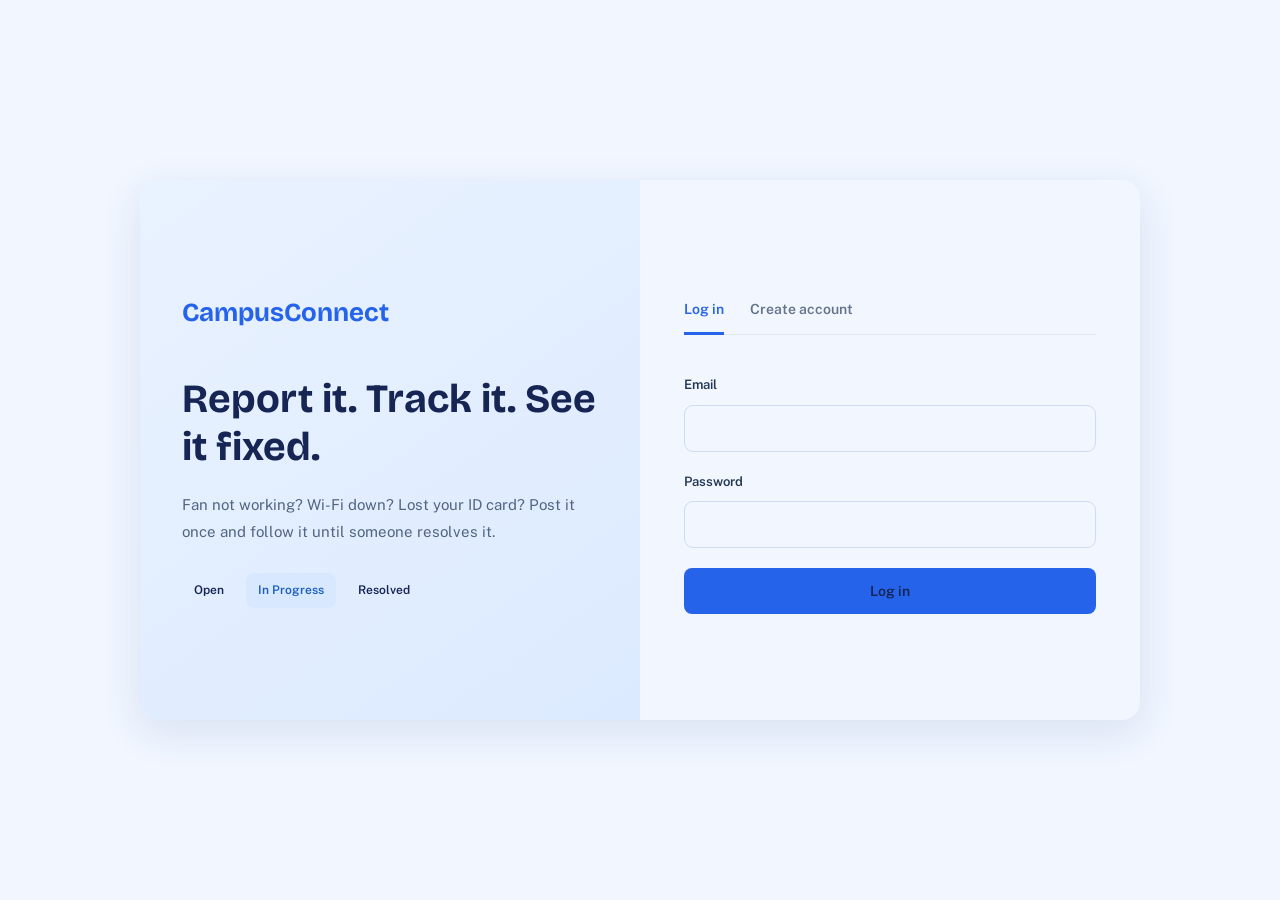
<file: campusconnect/campusconnect/frontend/index.html>
<!DOCTYPE html>
<html lang="en">

<head>
    <meta charset="UTF-8">
    <meta name="viewport" content="width=device-width, initial-scale=1">

    <link rel="preconnect" href="https://fonts.googleapis.com">

    <link
        rel="stylesheet"
        href="https://fonts.googleapis.com/css2?family=Bricolage+Grotesque:wght@600;700&family=Public+Sans:wght@400;600&display=swap"
    >

    <link rel="stylesheet" href="css/style.css">

    <title>CampusConnect: log in</title>
</head>

<body>

    <main class="auth">

        <!-- Introduction section -->
        <section class="auth-intro">

            <p class="brand">
                <span>CampusConnect</span>
            </p>

            <h1>Report it. Track it. See it fixed.</h1>

            <p>
                Fan not working? Wi-Fi down? Lost your ID card?
                Post it once and follow it until someone resolves it.
            </p>

            <!-- Issue status flow -->
            <ol class="flow">
                <li class="badge open">Open</li>
                <li class="badge in-progress">In Progress</li>
                <li class="badge resolved">Resolved</li>
            </ol>

        </section>

        <!-- Login and registration section -->
        <section class="auth-form">

            <!-- Form tabs -->
            <div class="tabs" role="tablist">

                <button
                    id="tab-login"
                    role="tab"
                    aria-selected="true"
                >
                    Log in
                </button>

                <button
                    id="tab-register"
                    role="tab"
                    aria-selected="false"
                >
                    Create account
                </button>

            </div>

            <!-- Error messages -->
            <p class="error" id="msg" role="alert"></p>

            <!-- Login form -->
            <form id="login-form">

                <label>
                    Email
                    <input
                        type="email"
                        name="email"
                        autocomplete="email"
                        required
                    >
                </label>

                <label>
                    Password
                    <input
                        type="password"
                        name="password"
                        autocomplete="current-password"
                        required
                    >
                </label>

                <button class="btn" type="submit">
                    Log in
                </button>

            </form>

            <!-- Registration form -->
            <form id="register-form" hidden>

                <label>
                    Full name
                    <input
                        type="text"
                        name="name"
                        autocomplete="name"
                        required
                        minlength="2"
                    >
                </label>

                <label>
                    College email
                    <input
                        type="email"
                        name="email"
                        autocomplete="email"
                        required
                    >
                </label>

                <label>
                    Password
                    <input
                        type="password"
                        name="password"
                        autocomplete="new-password"
                        required
                        minlength="6"
                    >

                    <span class="hint">
                        At least 6 characters.
                    </span>
                </label>

                <button class="btn" type="submit">
                    Create account
                </button>

            </form>

        </section>

    </main>

    <!-- JavaScript files -->
    <script src="js/common.js"></script>
    <script src="js/auth.js"></script>

</body>

</html>
</file>
<file: campusconnect/campusconnect/frontend/css/style.css>
/* ==========================================
   CAMPUSCONNECT - GLOBAL STYLES
   Simple blue-and-white theme
   ========================================== */

:root {
    --primary: #2563EB;
    --primary-hover: #1D4ED8;

    --background: #F4F7FC;
    --surface: #FFFFFF;

    --text: #172554;
    --muted: #64748B;
    --border: #E2E8F0;

    --success: #16A34A;
    --warning: #D97706;
    --danger: #DC2626;

    --radius: 14px;
}
/* ==========================================
   RESET AND BASE STYLES
   ========================================== */

* {
    margin: 0;
    padding: 0;
    box-sizing: border-box;
}

html {
    scroll-behavior: smooth;
}

body {
    min-height: 100vh;

    font-family: "Public Sans", sans-serif;
    font-size: 14px;
    line-height: 1.6;

    color: var(--text);
    background: var(--background);
}

button,
input,
select,
textarea {
    font: inherit;
}

button {
    cursor: pointer;
}

a {
    color: var(--primary);
}

[hidden] {
    display: none !important;
}

button:focus-visible,
a:focus-visible,
input:focus-visible,
select:focus-visible,
textarea:focus-visible {
    outline: 2px solid var(--primary);
    outline-offset: 3px;
}


/* ==========================================
   SHARED BUTTONS
   ========================================== */

.btn {
    display: inline-flex;
    align-items: center;
    justify-content: center;
    gap: 8px;

    padding: 12px 18px;

    border: none;
    border-radius: 8px;

    background: var(--primary);
    color: var(--white);

    font-size: 14px;
    font-weight: 600;
    text-decoration: none;

    transition: background 0.2s ease;
}

.btn:hover {
    background: var(--primary-hover);
}

.btn:active {
    transform: scale(0.99);
}


/* ==========================================
   LOGIN AND REGISTRATION PAGE
   ========================================== */

body:has(.auth) {
    display: flex;
    align-items: center;
    justify-content: center;

    padding: 30px 16px;

    background: #f1f6ff;
}

.auth {
    display: grid;
    grid-template-columns: 1fr 1fr;

    width: min(1000px, 100%);
    min-height: 540px;

    overflow: hidden;

    background: var(--white);
    border-radius: 18px;

    box-shadow: 0 12px 40px rgba(44, 83, 145, 0.12);
}


/* Introduction section */

.auth-intro {
    display: flex;
    flex-direction: column;
    justify-content: center;

    padding: 55px 42px;

    background: linear-gradient(
        145deg,
        #e9f2ff,
        #dceaff
    );
}

.brand {
    margin-bottom: 42px;
}

.brand span {
    color: var(--primary);

    font-family: "Bricolage Grotesque", sans-serif;
    font-size: 26px;
    font-weight: 700;
}

.auth-intro h1 {
    margin-bottom: 20px;

    color: #172554;

    font-family: "Bricolage Grotesque", sans-serif;
    font-size: clamp(30px, 3.5vw, 40px);
    line-height: 1.2;
}

.auth-intro > p:not(.brand) {
    margin-bottom: 28px;

    color: #526581;

    font-size: 15px;
    line-height: 1.8;
}


/* Status badges */

.flow {
    display: flex;
    align-items: center;
    flex-wrap: wrap;
    gap: 10px;

    list-style: none;
}

.badge {
    display: inline-flex;
    align-items: center;

    padding: 8px 12px;

    border-radius: 8px;

    font-size: 12px;
    font-weight: 600;
}

.badge.open {
    color: var(--yellow);
    background: var(--yellow-bg);
}

.badge.in-progress {
    color: #1d5fbf;
    background: #d7e8ff;
}

.badge.resolved {
    color: var(--green);
    background: var(--green-bg);
}


/* Login form section */

.auth-form {
    display: flex;
    flex-direction: column;
    justify-content: center;

    padding: 55px 44px;

    background: var(--white);
}


/* Login and registration tabs */

.tabs {
    display: flex;
    gap: 26px;

    margin-bottom: 28px;

    border-bottom: 1px solid var(--border);
}

.tabs button {
    padding: 12px 0;
    margin-bottom: -1px;

    border: none;
    border-bottom: 3px solid transparent;

    background: transparent;
    color: var(--muted);

    font-size: 14px;
    font-weight: 600;

    transition: color 0.2s, border-color 0.2s;
}

.tabs button:hover {
    color: var(--primary);
}

.tabs button[aria-selected="true"] {
    color: var(--primary);
    border-bottom-color: var(--primary);
}


/* Login and registration forms */

.auth-form form {
    display: flex;
    flex-direction: column;
    gap: 20px;
}

.auth-form label {
    display: flex;
    flex-direction: column;
    gap: 9px;

    color: #243752;

    font-size: 13px;
    font-weight: 600;
}

.auth-form input {
    width: 100%;
    min-height: 44px;

    padding: 12px 14px;

    border: 1px solid #cedcf0;
    border-radius: 9px;

    background: var(--white);
    color: var(--text);

    outline: none;

    transition: border-color 0.2s, box-shadow 0.2s;
}

.auth-form input:focus {
    border-color: var(--primary);
    box-shadow: 0 0 0 3px rgba(40, 117, 226, 0.12);
}

.auth-form input::placeholder {
    color: #94a3b8;
}

.auth-form .btn {
    width: 100%;
    min-height: 44px;
}

.error {
    margin-bottom: 12px;

    color: var(--red);
    font-size: 13px;
    line-height: 1.5;
}

.hint {
    color: var(--muted);
    font-size: 12px;
    font-weight: 400;
}


/* ==========================================
   NAVIGATION BAR
   ========================================== */

body:has(.topbar) {
    display: block;

    min-height: 100vh;
    padding: 0;

    background: var(--background);
    color: var(--text);
}

.topbar {
    display: flex;
    align-items: center;
    justify-content: space-between;
    flex-wrap: wrap;
    gap: 18px;

    width: 100%;
    min-height: 76px;

    padding: 15px max(5%, calc((100% - 1100px) / 2));

    background: var(--white);
    border-bottom: 1px solid #e5ebf4;

    box-shadow: 0 2px 10px rgba(30, 64, 110, 0.04);
}

.topbar a {
    color: #526581;

    font-size: 14px;
    font-weight: 600;
    text-decoration: none;

    transition: color 0.2s;
}

.topbar a:hover {
    color: var(--primary);
}

.topbar .brand,
.topbar .logo,
.topbar .brand a {
    color: var(--primary);

    font-family: "Bricolage Grotesque", sans-serif;
    font-size: 24px;
    font-weight: 700;
}


/* ==========================================
   MAIN PAGE CONTAINER
   ========================================== */

.wrap {
    width: min(1100px, 90%);
    min-width: 0;

    margin: 38px auto;
}

.wrap h1,
.wrap h2,
.wrap h3 {
    color: var(--heading);
}

.page-head {
    display: flex;
    align-items: center;
    justify-content: space-between;
    flex-wrap: wrap;
    gap: 18px;

    margin-bottom: 25px;
}

.page-head h2 {
    color: var(--heading);

    font-family: "Bricolage Grotesque", sans-serif;
    font-size: 30px;
    line-height: 1.3;
}


/* ==========================================
   DASHBOARD STATUS FILTERS
   ========================================== */

.chips {
    display: flex;
    align-items: center;
    flex-wrap: wrap;
    gap: 10px;

    margin-bottom: 24px;
}

.chips button,
.chips a {
    display: inline-flex;
    align-items: center;
    justify-content: center;
    gap: 6px;

    min-height: 40px;
    padding: 9px 15px;

    border: 1px solid var(--border);
    border-radius: 8px;

    background: var(--white);
    color: #526581;

    font-size: 13px;
    font-weight: 600;
    text-decoration: none;

    transition: background 0.2s, border-color 0.2s, color 0.2s;
}

.chips button:hover,
.chips a:hover {
    border-color: #aac9fa;
    background: #f5f9ff;
    color: var(--primary);
}

.chips .active,
.chips .selected,
.chips button[aria-pressed="true"] {
    border-color: #b9d2ff;
    background: var(--panel);
    color: var(--primary);
}


/* ==========================================
   DASHBOARD SEARCH AND FILTERS
   ========================================== */

.filters {
    display: flex;
    align-items: flex-end;
    flex-wrap: wrap;
    gap: 18px;

    margin-bottom: 25px;
    padding: 22px;

    background: var(--white);
    border: 1px solid #e3eaf4;
    border-radius: 12px;

    box-shadow: var(--shadow);
}

.filters label {
    display: flex;
    flex-direction: column;
    gap: 8px;

    color: #43546c;

    font-size: 13px;
    font-weight: 600;
}

.filters label:first-child {
    flex: 1;
    min-width: 200px;
}

.filters input[type="search"],
.filters select {
    width: 100%;
    min-width: 0;
    min-height: 42px;

    padding: 10px 12px;

    border: 1px solid #d5dfed;
    border-radius: 7px;

    background: var(--white);
    color: var(--text);

    font-size: 14px;

    transition: border-color 0.2s, box-shadow 0.2s;
}

.filters input[type="search"]:focus,
.filters select:focus {
    outline: none;
    border-color: var(--primary);
    box-shadow: 0 0 0 3px rgba(40, 117, 226, 0.1);
}

.filters .check {
    display: flex;
    flex-direction: row;
    align-items: center;
    gap: 8px;

    min-height: 42px;
    white-space: nowrap;
}

.filters .check input {
    width: 16px;
    height: 16px;
    margin: 0;

    accent-color: var(--primary);
}


/* ==========================================
   DASHBOARD ISSUE CARDS
   ========================================== */

#list {
    display: grid;
    grid-template-columns: repeat(2, minmax(0, 1fr));
    gap: 18px;

    min-width: 0;
    margin-top: 20px;
}

/* Card appearance */

#list > article,
#list > .issue-card,
#list > .card {
    min-width: 0;
    padding: 22px;

    background: var(--white);

    border: 1px solid #e0e8f3;
    border-radius: 12px;

    box-shadow: 0 3px 12px rgba(30, 64, 110, 0.05);

    transition: transform 0.2s ease, box-shadow 0.2s ease;
}

/* Subtle hover effect */

#list > article:hover,
#list > .issue-card:hover,
#list > .card:hover {
    transform: translateY(-3px);

    box-shadow: 0 8px 20px rgba(30, 64, 110, 0.09);
}

/* Links inside issue cards */

#list > article a,
#list > .issue-card a,
#list > .card a {
    overflow-wrap: anywhere;
}

/* Issue titles */

#list > article h2,
#list > article h3,
#list > .issue-card h2,
#list > .issue-card h3,
#list > .card h2,
#list > .card h3 {
    margin-bottom: 10px;

    color: var(--heading);

    font-family: "Bricolage Grotesque", sans-serif;
    font-size: 19px;
    line-height: 1.4;
}

/* Issue information */

#list > article p,
#list > .issue-card p,
#list > .card p {
    margin-bottom: 8px;

    color: var(--muted);
    font-size: 13px;
    line-height: 1.7;

    overflow-wrap: anywhere;
}

/* Status labels */

#list .badge {
    display: inline-flex;
    align-items: center;
    justify-content: center;

    width: fit-content;
    padding: 6px 11px;

    border-radius: 7px;

    font-size: 12px;
    font-weight: 600;
}

#list .badge.open {
    color: var(--yellow);
    background: var(--yellow-bg);
}

#list .badge.in-progress {
    color: #1d5fbf;
    background: #d7e8ff;
}

#list .badge.resolved {
    color: var(--green);
    background: var(--green-bg);
}


/* ==========================================
   CREATE ISSUE PAGE
   ========================================== */

.wrap:has(form) {
    width: min(760px, 90%);
}

.wrap:has(form) > h1,
.wrap:has(form) > h2 {
    margin-bottom: 24px;

    font-family: "Bricolage Grotesque", sans-serif;
    font-size: 28px;
    line-height: 1.3;
}


/* Issue form panel */

.wrap form {
    display: flex;
    flex-direction: column;
    align-items: stretch;
    gap: 20px;

    width: 100%;
    min-width: 0;

    padding: 28px;

    border: 1px solid #e1e8f2;
    border-radius: 12px;

    background: var(--white);

    box-shadow: var(--shadow);
}

/* Form labels */

.wrap form > label {
    display: flex;
    flex-direction: column;
    align-items: stretch;
    gap: 8px;

    width: 100%;

    color: #35445a;
    font-size: 14px;
    font-weight: 600;
}

/* Category options */

.wrap form fieldset {
    display: flex;
    flex-wrap: wrap;
    align-items: center;
    gap: 12px 20px;

    width: 100%;
    min-width: 0;

    padding: 18px;

    border: 1px solid var(--border);
    border-radius: 9px;
}

.wrap form fieldset legend {
    padding: 0 7px;

    color: #35445a;
    font-size: 14px;
    font-weight: 600;
}

.wrap form fieldset label {
    display: inline-flex;
    flex-direction: row;
    align-items: center;
    gap: 7px;

    width: auto;
    margin: 0;

    color: var(--text);
    font-size: 14px;
    font-weight: 400;

    cursor: pointer;
}

.wrap form input[type="radio"] {
    width: 16px;
    height: 16px;
    margin: 0;

    accent-color: var(--primary);
}

/* Form hints */

.wrap form small,
.wrap form .hint {
    color: var(--muted);

    font-size: 12px;
    font-weight: 400;
    line-height: 1.6;
}

/* Text inputs and dropdowns */

.wrap form input:not([type="radio"]):not([type="checkbox"]),
.wrap form select,
.wrap form textarea {
    display: block;

    width: 100%;
    max-width: 100%;
    min-width: 0;
    min-height: 44px;

    padding: 12px 14px;

    border: 1px solid #d5dfed;
    border-radius: 8px;

    background: var(--white);
    color: var(--text);

    font-size: 14px;

    transition: border-color 0.2s, box-shadow 0.2s;
}

.wrap form textarea {
    min-height: 130px;
    resize: vertical;
}

.wrap form input:focus,
.wrap form select:focus,
.wrap form textarea:focus {
    outline: none;

    border-color: var(--primary);
    box-shadow: 0 0 0 3px rgba(40, 117, 226, 0.1);
}

/* Submit button */

.wrap form button[type="submit"] {
    align-self: flex-start;

    min-width: 145px;
    min-height: 44px;

    padding: 12px 20px;

    border: none;
    border-radius: 8px;

    background: var(--primary);
    color: var(--white);

    font-size: 14px;
    font-weight: 600;

    transition: background 0.2s ease;
}

.wrap form button[type="submit"]:hover {
    background: var(--primary-hover);
}


/* ==========================================
   ISSUE DETAILS PAGE
   ========================================== */

.detail {
    width: min(850px, 90%);

    padding: 28px;

    border: 1px solid #e2e8f0;
    border-radius: 12px;

    background: var(--white);

    box-shadow: var(--shadow);
}

.detail h1,
.detail h2,
.detail h3 {
    margin-bottom: 12px;

    color: var(--heading);

    font-family: "Bricolage Grotesque", sans-serif;
    line-height: 1.4;
}

.detail h1 {
    font-size: 28px;
}

.detail h2 {
    font-size: 22px;
}

.detail h3 {
    margin-top: 22px;
    font-size: 17px;
}

.detail p {
    margin-bottom: 14px;

    color: #526581;
    font-size: 14px;
    line-height: 1.8;

    overflow-wrap: anywhere;
}

.detail ul,
.detail ol {
    margin: 12px 0 20px 22px;
    color: #526581;
}

.detail li {
    margin-bottom: 8px;
    line-height: 1.7;
}

.detail hr {
    margin: 22px 0;

    border: none;
    border-top: 1px solid var(--border);
}

.detail button,
.detail .btn {
    display: inline-flex;
    align-items: center;
    justify-content: center;
    gap: 8px;

    margin: 6px 8px 6px 0;
    padding: 11px 17px;

    border: none;
    border-radius: 8px;

    background: var(--primary);
    color: var(--white);

    font-size: 14px;
    font-weight: 600;
    text-decoration: none;
}

.detail button:hover,
.detail .btn:hover {
    background: var(--primary-hover);
}

.detail input:not([type="checkbox"]):not([type="radio"]),
.detail select,
.detail textarea {
    width: 100%;
    max-width: 100%;

    margin: 6px 0 14px;
    padding: 12px 14px;

    border: 1px solid #d5dfed;
    border-radius: 8px;

    background: var(--white);
    color: var(--text);
}

.detail textarea {
    min-height: 110px;
    resize: vertical;
}

.detail article,
.detail .comment,
.detail .activity {
    margin-top: 14px;
    padding: 16px;

    border: 1px solid #e2e8f0;
    border-radius: 9px;

    background: #f8faff;
}


/* ==========================================
   PROFILE PAGE
   ========================================== */

.profile {
    width: min(760px, 90%);
    margin: 38px auto;

    padding: 28px;

    border: 1px solid #e2e8f0;
    border-radius: 12px;

    background: var(--white);

    box-shadow: var(--shadow);
}

.profile h1,
.profile h2,
.profile h3 {
    margin-bottom: 16px;

    color: var(--heading);

    font-family: "Bricolage Grotesque", sans-serif;
}

.profile p {
    margin-bottom: 12px;

    color: #526581;

    overflow-wrap: anywhere;
}


/* ==========================================
   RESPONSIVE DESIGN
   ========================================== */

@media (max-width: 800px) {
    .auth {
        grid-template-columns: 1fr;
        max-width: 500px;
    }

    .auth-intro {
        padding: 32px 28px;
    }

    .brand {
        margin-bottom: 24px;
    }

    .auth-intro h1 {
        font-size: 32px;
    }

    .auth-form {
        padding: 34px 28px;
    }
}


/* Tablets and mobile phones */

@media (max-width: 700px) {
    body:has(.auth) {
        align-items: flex-start;
        padding: 20px 12px;
    }

    .auth {
        width: 100%;
        margin: auto;
        border-radius: 12px;
    }

    .auth-intro h1 {
        font-size: 29px;
    }

    .auth-intro > p:not(.brand) {
        font-size: 14px;
    }

    .topbar {
        padding: 15px 5%;
        gap: 14px;
    }

    .wrap {
        width: 92%;
        margin: 25px auto;
    }

    .page-head h2 {
        font-size: 25px;
    }

    /* Stack dashboard filters */

    .filters {
        flex-direction: column;
        align-items: stretch;
        gap: 15px;

        padding: 17px;
    }

    .filters label:first-child {
        width: 100%;
        min-width: 0;
    }

    .filters .check {
        align-self: flex-start;
        white-space: normal;
    }

    /* Stack issue cards */

    #list {
        grid-template-columns: 1fr;
        gap: 14px;
    }

    #list > article,
    #list > .issue-card,
    #list > .card {
        padding: 19px;
    }

    /* Adjust issue form */

    .wrap:has(form) {
        width: 92%;
    }

    .wrap form {
        gap: 18px;
        padding: 20px;
    }

    .wrap form fieldset {
        gap: 12px;
        padding: 14px;
    }

    /* Adjust detail and profile panels */

    .detail,
    .profile {
        width: 92%;
        margin: 24px auto;
        padding: 20px;
    }

    .detail h1 {
        font-size: 24px;
    }

    .detail h2 {
        font-size: 20px;
    }
}


/* Small mobile phones */

@media (max-width: 420px) {
    .auth-intro,
    .auth-form {
        padding: 25px 20px;
    }

    .auth-intro h1 {
        font-size: 27px;
    }

    .page-head {
        align-items: flex-start;
    }

    .chips {
        gap: 8px;
    }

    .chips button,
    .chips a {
        padding: 9px 11px;
    }

    .wrap form fieldset {
        flex-direction: column;
        align-items: flex-start;
    }

    #list > article,
    #list > .issue-card,
    #list > .card {
        padding: 16px;
    }
}

/* Fix navigation spacing */

.topbar {
    display: flex;
    align-items: center;
    justify-content: space-between;
    gap: 24px;
}

.topbar nav {
    display: flex;
    align-items: center;
    flex-wrap: wrap;
    gap: 20px;
}

.topbar a {
    display: inline-block;
    text-decoration: none;
}

/* Keep the navigation links separated */

.topbar a + a {
    margin-left: 10px;
}


/* ==========================================
   IMPROVED NAVIGATION
   ========================================== */

.topbar {
    padding: 0 5%;
}

.topbar-in {
    display: flex;
    align-items: center;
    justify-content: space-between;
    flex-wrap: wrap;
    gap: 20px;

    width: min(1100px, 100%);
    min-height: 76px;
    margin: 0 auto;
}

.topbar-in .brand {
    margin: 0;
    text-decoration: none;
}

.topbar-in nav {
    display: flex;
    align-items: center;
    flex-wrap: wrap;
    gap: 24px;
}

.topbar-in nav a {
    display: inline-block;
    color: #526581;
    text-decoration: none;
    white-space: nowrap;
}

.topbar-in nav a:hover,
.topbar-in nav a[aria-current="page"] {
    color: #2875e2;
}

.topbar-in .ghost {
    padding: 10px 16px;
    border: 1px solid #dce5f1;
    background: #ffffff;
    color: #2875e2;
}

.topbar-in .ghost:hover {
    background: #edf4ff;
}


/* ==========================================
   IMPROVED DASHBOARD ISSUE CARDS
   ========================================== */

#list {
    display: grid;
    grid-template-columns: repeat(2, minmax(0, 1fr));
    gap: 20px;

    margin-top: 24px;
}


/* Main card */

#list .ticket {
    display: flex;
    flex-direction: column;
    gap: 16px;

    min-width: 0;
    padding: 22px;

    background: #ffffff;
    border: 1px solid #dce5f1;
    border-radius: 14px;

    color: #172554;
    text-decoration: none;

    box-shadow: 0 3px 12px rgba(30, 64, 110, 0.05);

    transition:
        transform 0.2s ease,
        box-shadow 0.2s ease,
        border-color 0.2s ease;
}


/* Hover effect */

#list .ticket:hover {
    transform: translateY(-3px);

    border-color: #b8d2fa;

    box-shadow: 0 8px 22px rgba(30, 64, 110, 0.1);
}


/* Title and status */

.ticket-top {
    display: flex;
    align-items: flex-start;
    justify-content: space-between;
    flex-wrap: wrap;
    gap: 12px;
}

.ticket-top h3 {
    flex: 1;
    min-width: 0;

    margin: 0;

    color: #203451;
    font-family: "Bricolage Grotesque", sans-serif;
    font-size: 20px;
    line-height: 1.4;

    overflow-wrap: anywhere;
}


/* Status badge */

.ticket-top .badge {
    flex-shrink: 0;

    display: inline-flex;
    align-items: center;
    justify-content: center;

    padding: 6px 11px;
    border-radius: 7px;

    font-size: 12px;
    font-weight: 600;
}

.ticket-top .badge.open {
    color: #9a6700;
    background: #fff2c9;
}

.ticket-top .badge.in-progress {
    color: #1d5fbf;
    background: #d7e8ff;
}

.ticket-top .badge.resolved {
    color: #16804a;
    background: #d9f8e5;
}


/* Category */

.ticket-category {
    width: fit-content;

    padding: 5px 10px;

    border-radius: 6px;
    background: #edf4ff;

    color: #2875e2;

    font-size: 12px;
    font-weight: 600;
}


/* Reporter and date */

.ticket-meta {
    display: flex;
    flex-direction: column;
    gap: 5px;

    padding-top: 12px;
    border-top: 1px solid #edf1f7;

    color: #64748b;
    font-size: 12px;
    line-height: 1.6;
}

.ticket-meta span {
    overflow-wrap: anywhere;
}


/* Empty search results */

#list .empty {
    grid-column: 1 / -1;

    padding: 40px 20px;

    text-align: center;

    background: #ffffff;
    border: 1px solid #dce5f1;
    border-radius: 12px;
}

#list .empty p {
    margin-bottom: 16px;
    color: #64748b;
}


/* Responsive layout */

@media (max-width: 700px) {
    #list {
        grid-template-columns: 1fr;
    }

    .topbar-in {
        padding: 14px 0;
    }

    .topbar-in nav {
        gap: 14px;
    }
}

@media (max-width: 420px) {
    .ticket-top {
        flex-direction: column;
        align-items: flex-start;
    }

    #list .ticket {
        padding: 18px;
    }

    .topbar-in nav {
        gap: 12px;
    }
}
</file>
<file: campusconnect/campusconnect/public/css/style.css>
/* ==========================================
   CAMPUSCONNECT - GLOBAL STYLES
   Simple blue-and-white theme
   ========================================== */

:root {
    --primary: #2563EB;
    --primary-hover: #1D4ED8;

    --background: #F4F7FC;
    --surface: #FFFFFF;

    --text: #172554;
    --muted: #64748B;
    --border: #E2E8F0;

    --success: #16A34A;
    --warning: #D97706;
    --danger: #DC2626;

    --radius: 14px;
}
/* ==========================================
   RESET AND BASE STYLES
   ========================================== */

* {
    margin: 0;
    padding: 0;
    box-sizing: border-box;
}

html {
    scroll-behavior: smooth;
}

body {
    min-height: 100vh;

    font-family: "Public Sans", sans-serif;
    font-size: 14px;
    line-height: 1.6;

    color: var(--text);
    background: var(--background);
}

button,
input,
select,
textarea {
    font: inherit;
}

button {
    cursor: pointer;
}

a {
    color: var(--primary);
}

[hidden] {
    display: none !important;
}

button:focus-visible,
a:focus-visible,
input:focus-visible,
select:focus-visible,
textarea:focus-visible {
    outline: 2px solid var(--primary);
    outline-offset: 3px;
}


/* ==========================================
   SHARED BUTTONS
   ========================================== */

.btn {
    display: inline-flex;
    align-items: center;
    justify-content: center;
    gap: 8px;

    padding: 12px 18px;

    border: none;
    border-radius: 8px;

    background: var(--primary);
    color: var(--white);

    font-size: 14px;
    font-weight: 600;
    text-decoration: none;

    transition: background 0.2s ease;
}

.btn:hover {
    background: var(--primary-hover);
}

.btn:active {
    transform: scale(0.99);
}


/* ==========================================
   LOGIN AND REGISTRATION PAGE
   ========================================== */

body:has(.auth) {
    display: flex;
    align-items: center;
    justify-content: center;

    padding: 30px 16px;

    background: #f1f6ff;
}

.auth {
    display: grid;
    grid-template-columns: 1fr 1fr;

    width: min(1000px, 100%);
    min-height: 540px;

    overflow: hidden;

    background: var(--white);
    border-radius: 18px;

    box-shadow: 0 12px 40px rgba(44, 83, 145, 0.12);
}


/* Introduction section */

.auth-intro {
    display: flex;
    flex-direction: column;
    justify-content: center;

    padding: 55px 42px;

    background: linear-gradient(
        145deg,
        #e9f2ff,
        #dceaff
    );
}

.brand {
    margin-bottom: 42px;
}

.brand span {
    color: var(--primary);

    font-family: "Bricolage Grotesque", sans-serif;
    font-size: 26px;
    font-weight: 700;
}

.auth-intro h1 {
    margin-bottom: 20px;

    color: #172554;

    font-family: "Bricolage Grotesque", sans-serif;
    font-size: clamp(30px, 3.5vw, 40px);
    line-height: 1.2;
}

.auth-intro > p:not(.brand) {
    margin-bottom: 28px;

    color: #526581;

    font-size: 15px;
    line-height: 1.8;
}


/* Status badges */

.flow {
    display: flex;
    align-items: center;
    flex-wrap: wrap;
    gap: 10px;

    list-style: none;
}

.badge {
    display: inline-flex;
    align-items: center;

    padding: 8px 12px;

    border-radius: 8px;

    font-size: 12px;
    font-weight: 600;
}

.badge.open {
    color: var(--yellow);
    background: var(--yellow-bg);
}

.badge.in-progress {
    color: #1d5fbf;
    background: #d7e8ff;
}

.badge.resolved {
    color: var(--green);
    background: var(--green-bg);
}


/* Login form section */

.auth-form {
    display: flex;
    flex-direction: column;
    justify-content: center;

    padding: 55px 44px;

    background: var(--white);
}


/* Login and registration tabs */

.tabs {
    display: flex;
    gap: 26px;

    margin-bottom: 28px;

    border-bottom: 1px solid var(--border);
}

.tabs button {
    padding: 12px 0;
    margin-bottom: -1px;

    border: none;
    border-bottom: 3px solid transparent;

    background: transparent;
    color: var(--muted);

    font-size: 14px;
    font-weight: 600;

    transition: color 0.2s, border-color 0.2s;
}

.tabs button:hover {
    color: var(--primary);
}

.tabs button[aria-selected="true"] {
    color: var(--primary);
    border-bottom-color: var(--primary);
}


/* Login and registration forms */

.auth-form form {
    display: flex;
    flex-direction: column;
    gap: 20px;
}

.auth-form label {
    display: flex;
    flex-direction: column;
    gap: 9px;

    color: #243752;

    font-size: 13px;
    font-weight: 600;
}

.auth-form input {
    width: 100%;
    min-height: 44px;

    padding: 12px 14px;

    border: 1px solid #cedcf0;
    border-radius: 9px;

    background: var(--white);
    color: var(--text);

    outline: none;

    transition: border-color 0.2s, box-shadow 0.2s;
}

.auth-form input:focus {
    border-color: var(--primary);
    box-shadow: 0 0 0 3px rgba(40, 117, 226, 0.12);
}

.auth-form input::placeholder {
    color: #94a3b8;
}

.auth-form .btn {
    width: 100%;
    min-height: 44px;
}

.error {
    margin-bottom: 12px;

    color: var(--red);
    font-size: 13px;
    line-height: 1.5;
}

.hint {
    color: var(--muted);
    font-size: 12px;
    font-weight: 400;
}


/* ==========================================
   NAVIGATION BAR
   ========================================== */

body:has(.topbar) {
    display: block;

    min-height: 100vh;
    padding: 0;

    background: var(--background);
    color: var(--text);
}

.topbar {
    display: flex;
    align-items: center;
    justify-content: space-between;
    flex-wrap: wrap;
    gap: 18px;

    width: 100%;
    min-height: 76px;

    padding: 15px max(5%, calc((100% - 1100px) / 2));

    background: var(--white);
    border-bottom: 1px solid #e5ebf4;

    box-shadow: 0 2px 10px rgba(30, 64, 110, 0.04);
}

.topbar a {
    color: #526581;

    font-size: 14px;
    font-weight: 600;
    text-decoration: none;

    transition: color 0.2s;
}

.topbar a:hover {
    color: var(--primary);
}

.topbar .brand,
.topbar .logo,
.topbar .brand a {
    color: var(--primary);

    font-family: "Bricolage Grotesque", sans-serif;
    font-size: 24px;
    font-weight: 700;
}


/* ==========================================
   MAIN PAGE CONTAINER
   ========================================== */

.wrap {
    width: min(1100px, 90%);
    min-width: 0;

    margin: 38px auto;
}

.wrap h1,
.wrap h2,
.wrap h3 {
    color: var(--heading);
}

.page-head {
    display: flex;
    align-items: center;
    justify-content: space-between;
    flex-wrap: wrap;
    gap: 18px;

    margin-bottom: 25px;
}

.page-head h2 {
    color: var(--heading);

    font-family: "Bricolage Grotesque", sans-serif;
    font-size: 30px;
    line-height: 1.3;
}


/* ==========================================
   DASHBOARD STATUS FILTERS
   ========================================== */

.chips {
    display: flex;
    align-items: center;
    flex-wrap: wrap;
    gap: 10px;

    margin-bottom: 24px;
}

.chips button,
.chips a {
    display: inline-flex;
    align-items: center;
    justify-content: center;
    gap: 6px;

    min-height: 40px;
    padding: 9px 15px;

    border: 1px solid var(--border);
    border-radius: 8px;

    background: var(--white);
    color: #526581;

    font-size: 13px;
    font-weight: 600;
    text-decoration: none;

    transition: background 0.2s, border-color 0.2s, color 0.2s;
}

.chips button:hover,
.chips a:hover {
    border-color: #aac9fa;
    background: #f5f9ff;
    color: var(--primary);
}

.chips .active,
.chips .selected,
.chips button[aria-pressed="true"] {
    border-color: #b9d2ff;
    background: var(--panel);
    color: var(--primary);
}


/* ==========================================
   DASHBOARD SEARCH AND FILTERS
   ========================================== */

.filters {
    display: flex;
    align-items: flex-end;
    flex-wrap: wrap;
    gap: 18px;

    margin-bottom: 25px;
    padding: 22px;

    background: var(--white);
    border: 1px solid #e3eaf4;
    border-radius: 12px;

    box-shadow: var(--shadow);
}

.filters label {
    display: flex;
    flex-direction: column;
    gap: 8px;

    color: #43546c;

    font-size: 13px;
    font-weight: 600;
}

.filters label:first-child {
    flex: 1;
    min-width: 200px;
}

.filters input[type="search"],
.filters select {
    width: 100%;
    min-width: 0;
    min-height: 42px;

    padding: 10px 12px;

    border: 1px solid #d5dfed;
    border-radius: 7px;

    background: var(--white);
    color: var(--text);

    font-size: 14px;

    transition: border-color 0.2s, box-shadow 0.2s;
}

.filters input[type="search"]:focus,
.filters select:focus {
    outline: none;
    border-color: var(--primary);
    box-shadow: 0 0 0 3px rgba(40, 117, 226, 0.1);
}

.filters .check {
    display: flex;
    flex-direction: row;
    align-items: center;
    gap: 8px;

    min-height: 42px;
    white-space: nowrap;
}

.filters .check input {
    width: 16px;
    height: 16px;
    margin: 0;

    accent-color: var(--primary);
}


/* ==========================================
   DASHBOARD ISSUE CARDS
   ========================================== */

#list {
    display: grid;
    grid-template-columns: repeat(2, minmax(0, 1fr));
    gap: 18px;

    min-width: 0;
    margin-top: 20px;
}

/* Card appearance */

#list > article,
#list > .issue-card,
#list > .card {
    min-width: 0;
    padding: 22px;

    background: var(--white);

    border: 1px solid #e0e8f3;
    border-radius: 12px;

    box-shadow: 0 3px 12px rgba(30, 64, 110, 0.05);

    transition: transform 0.2s ease, box-shadow 0.2s ease;
}

/* Subtle hover effect */

#list > article:hover,
#list > .issue-card:hover,
#list > .card:hover {
    transform: translateY(-3px);

    box-shadow: 0 8px 20px rgba(30, 64, 110, 0.09);
}

/* Links inside issue cards */

#list > article a,
#list > .issue-card a,
#list > .card a {
    overflow-wrap: anywhere;
}

/* Issue titles */

#list > article h2,
#list > article h3,
#list > .issue-card h2,
#list > .issue-card h3,
#list > .card h2,
#list > .card h3 {
    margin-bottom: 10px;

    color: var(--heading);

    font-family: "Bricolage Grotesque", sans-serif;
    font-size: 19px;
    line-height: 1.4;
}

/* Issue information */

#list > article p,
#list > .issue-card p,
#list > .card p {
    margin-bottom: 8px;

    color: var(--muted);
    font-size: 13px;
    line-height: 1.7;

    overflow-wrap: anywhere;
}

/* Status labels */

#list .badge {
    display: inline-flex;
    align-items: center;
    justify-content: center;

    width: fit-content;
    padding: 6px 11px;

    border-radius: 7px;

    font-size: 12px;
    font-weight: 600;
}

#list .badge.open {
    color: var(--yellow);
    background: var(--yellow-bg);
}

#list .badge.in-progress {
    color: #1d5fbf;
    background: #d7e8ff;
}

#list .badge.resolved {
    color: var(--green);
    background: var(--green-bg);
}


/* ==========================================
   CREATE ISSUE PAGE
   ========================================== */

.wrap:has(form) {
    width: min(760px, 90%);
}

.wrap:has(form) > h1,
.wrap:has(form) > h2 {
    margin-bottom: 24px;

    font-family: "Bricolage Grotesque", sans-serif;
    font-size: 28px;
    line-height: 1.3;
}


/* Issue form panel */

.wrap form {
    display: flex;
    flex-direction: column;
    align-items: stretch;
    gap: 20px;

    width: 100%;
    min-width: 0;

    padding: 28px;

    border: 1px solid #e1e8f2;
    border-radius: 12px;

    background: var(--white);

    box-shadow: var(--shadow);
}

/* Form labels */

.wrap form > label {
    display: flex;
    flex-direction: column;
    align-items: stretch;
    gap: 8px;

    width: 100%;

    color: #35445a;
    font-size: 14px;
    font-weight: 600;
}

/* Category options */

.wrap form fieldset {
    display: flex;
    flex-wrap: wrap;
    align-items: center;
    gap: 12px 20px;

    width: 100%;
    min-width: 0;

    padding: 18px;

    border: 1px solid var(--border);
    border-radius: 9px;
}

.wrap form fieldset legend {
    padding: 0 7px;

    color: #35445a;
    font-size: 14px;
    font-weight: 600;
}

.wrap form fieldset label {
    display: inline-flex;
    flex-direction: row;
    align-items: center;
    gap: 7px;

    width: auto;
    margin: 0;

    color: var(--text);
    font-size: 14px;
    font-weight: 400;

    cursor: pointer;
}

.wrap form input[type="radio"] {
    width: 16px;
    height: 16px;
    margin: 0;

    accent-color: var(--primary);
}

/* Form hints */

.wrap form small,
.wrap form .hint {
    color: var(--muted);

    font-size: 12px;
    font-weight: 400;
    line-height: 1.6;
}

/* Text inputs and dropdowns */

.wrap form input:not([type="radio"]):not([type="checkbox"]),
.wrap form select,
.wrap form textarea {
    display: block;

    width: 100%;
    max-width: 100%;
    min-width: 0;
    min-height: 44px;

    padding: 12px 14px;

    border: 1px solid #d5dfed;
    border-radius: 8px;

    background: var(--white);
    color: var(--text);

    font-size: 14px;

    transition: border-color 0.2s, box-shadow 0.2s;
}

.wrap form textarea {
    min-height: 130px;
    resize: vertical;
}

.wrap form input:focus,
.wrap form select:focus,
.wrap form textarea:focus {
    outline: none;

    border-color: var(--primary);
    box-shadow: 0 0 0 3px rgba(40, 117, 226, 0.1);
}

/* Submit button */

.wrap form button[type="submit"] {
    align-self: flex-start;

    min-width: 145px;
    min-height: 44px;

    padding: 12px 20px;

    border: none;
    border-radius: 8px;

    background: var(--primary);
    color: var(--white);

    font-size: 14px;
    font-weight: 600;

    transition: background 0.2s ease;
}

.wrap form button[type="submit"]:hover {
    background: var(--primary-hover);
}


/* ==========================================
   ISSUE DETAILS PAGE
   ========================================== */

.detail {
    width: min(850px, 90%);

    padding: 28px;

    border: 1px solid #e2e8f0;
    border-radius: 12px;

    background: var(--white);

    box-shadow: var(--shadow);
}

.detail h1,
.detail h2,
.detail h3 {
    margin-bottom: 12px;

    color: var(--heading);

    font-family: "Bricolage Grotesque", sans-serif;
    line-height: 1.4;
}

.detail h1 {
    font-size: 28px;
}

.detail h2 {
    font-size: 22px;
}

.detail h3 {
    margin-top: 22px;
    font-size: 17px;
}

.detail p {
    margin-bottom: 14px;

    color: #526581;
    font-size: 14px;
    line-height: 1.8;

    overflow-wrap: anywhere;
}

.detail ul,
.detail ol {
    margin: 12px 0 20px 22px;
    color: #526581;
}

.detail li {
    margin-bottom: 8px;
    line-height: 1.7;
}

.detail hr {
    margin: 22px 0;

    border: none;
    border-top: 1px solid var(--border);
}

.detail button,
.detail .btn {
    display: inline-flex;
    align-items: center;
    justify-content: center;
    gap: 8px;

    margin: 6px 8px 6px 0;
    padding: 11px 17px;

    border: none;
    border-radius: 8px;

    background: var(--primary);
    color: var(--white);

    font-size: 14px;
    font-weight: 600;
    text-decoration: none;
}

.detail button:hover,
.detail .btn:hover {
    background: var(--primary-hover);
}

.detail input:not([type="checkbox"]):not([type="radio"]),
.detail select,
.detail textarea {
    width: 100%;
    max-width: 100%;

    margin: 6px 0 14px;
    padding: 12px 14px;

    border: 1px solid #d5dfed;
    border-radius: 8px;

    background: var(--white);
    color: var(--text);
}

.detail textarea {
    min-height: 110px;
    resize: vertical;
}

.detail article,
.detail .comment,
.detail .activity {
    margin-top: 14px;
    padding: 16px;

    border: 1px solid #e2e8f0;
    border-radius: 9px;

    background: #f8faff;
}


/* ==========================================
   PROFILE PAGE
   ========================================== */

.profile {
    width: min(760px, 90%);
    margin: 38px auto;

    padding: 28px;

    border: 1px solid #e2e8f0;
    border-radius: 12px;

    background: var(--white);

    box-shadow: var(--shadow);
}

.profile h1,
.profile h2,
.profile h3 {
    margin-bottom: 16px;

    color: var(--heading);

    font-family: "Bricolage Grotesque", sans-serif;
}

.profile p {
    margin-bottom: 12px;

    color: #526581;

    overflow-wrap: anywhere;
}


/* ==========================================
   RESPONSIVE DESIGN
   ========================================== */

@media (max-width: 800px) {
    .auth {
        grid-template-columns: 1fr;
        max-width: 500px;
    }

    .auth-intro {
        padding: 32px 28px;
    }

    .brand {
        margin-bottom: 24px;
    }

    .auth-intro h1 {
        font-size: 32px;
    }

    .auth-form {
        padding: 34px 28px;
    }
}


/* Tablets and mobile phones */

@media (max-width: 700px) {
    body:has(.auth) {
        align-items: flex-start;
        padding: 20px 12px;
    }

    .auth {
        width: 100%;
        margin: auto;
        border-radius: 12px;
    }

    .auth-intro h1 {
        font-size: 29px;
    }

    .auth-intro > p:not(.brand) {
        font-size: 14px;
    }

    .topbar {
        padding: 15px 5%;
        gap: 14px;
    }

    .wrap {
        width: 92%;
        margin: 25px auto;
    }

    .page-head h2 {
        font-size: 25px;
    }

    /* Stack dashboard filters */

    .filters {
        flex-direction: column;
        align-items: stretch;
        gap: 15px;

        padding: 17px;
    }

    .filters label:first-child {
        width: 100%;
        min-width: 0;
    }

    .filters .check {
        align-self: flex-start;
        white-space: normal;
    }

    /* Stack issue cards */

    #list {
        grid-template-columns: 1fr;
        gap: 14px;
    }

    #list > article,
    #list > .issue-card,
    #list > .card {
        padding: 19px;
    }

    /* Adjust issue form */

    .wrap:has(form) {
        width: 92%;
    }

    .wrap form {
        gap: 18px;
        padding: 20px;
    }

    .wrap form fieldset {
        gap: 12px;
        padding: 14px;
    }

    /* Adjust detail and profile panels */

    .detail,
    .profile {
        width: 92%;
        margin: 24px auto;
        padding: 20px;
    }

    .detail h1 {
        font-size: 24px;
    }

    .detail h2 {
        font-size: 20px;
    }
}


/* Small mobile phones */

@media (max-width: 420px) {
    .auth-intro,
    .auth-form {
        padding: 25px 20px;
    }

    .auth-intro h1 {
        font-size: 27px;
    }

    .page-head {
        align-items: flex-start;
    }

    .chips {
        gap: 8px;
    }

    .chips button,
    .chips a {
        padding: 9px 11px;
    }

    .wrap form fieldset {
        flex-direction: column;
        align-items: flex-start;
    }

    #list > article,
    #list > .issue-card,
    #list > .card {
        padding: 16px;
    }
}

/* Fix navigation spacing */

.topbar {
    display: flex;
    align-items: center;
    justify-content: space-between;
    gap: 24px;
}

.topbar nav {
    display: flex;
    align-items: center;
    flex-wrap: wrap;
    gap: 20px;
}

.topbar a {
    display: inline-block;
    text-decoration: none;
}

/* Keep the navigation links separated */

.topbar a + a {
    margin-left: 10px;
}


/* ==========================================
   IMPROVED NAVIGATION
   ========================================== */

.topbar {
    padding: 0 5%;
}

.topbar-in {
    display: flex;
    align-items: center;
    justify-content: space-between;
    flex-wrap: wrap;
    gap: 20px;

    width: min(1100px, 100%);
    min-height: 76px;
    margin: 0 auto;
}

.topbar-in .brand {
    margin: 0;
    text-decoration: none;
}

.topbar-in nav {
    display: flex;
    align-items: center;
    flex-wrap: wrap;
    gap: 24px;
}

.topbar-in nav a {
    display: inline-block;
    color: #526581;
    text-decoration: none;
    white-space: nowrap;
}

.topbar-in nav a:hover,
.topbar-in nav a[aria-current="page"] {
    color: #2875e2;
}

.topbar-in .ghost {
    padding: 10px 16px;
    border: 1px solid #dce5f1;
    background: #ffffff;
    color: #2875e2;
}

.topbar-in .ghost:hover {
    background: #edf4ff;
}


/* ==========================================
   IMPROVED DASHBOARD ISSUE CARDS
   ========================================== */

#list {
    display: grid;
    grid-template-columns: repeat(2, minmax(0, 1fr));
    gap: 20px;

    margin-top: 24px;
}


/* Main card */

#list .ticket {
    display: flex;
    flex-direction: column;
    gap: 16px;

    min-width: 0;
    padding: 22px;

    background: #ffffff;
    border: 1px solid #dce5f1;
    border-radius: 14px;

    color: #172554;
    text-decoration: none;

    box-shadow: 0 3px 12px rgba(30, 64, 110, 0.05);

    transition:
        transform 0.2s ease,
        box-shadow 0.2s ease,
        border-color 0.2s ease;
}


/* Hover effect */

#list .ticket:hover {
    transform: translateY(-3px);

    border-color: #b8d2fa;

    box-shadow: 0 8px 22px rgba(30, 64, 110, 0.1);
}


/* Title and status */

.ticket-top {
    display: flex;
    align-items: flex-start;
    justify-content: space-between;
    flex-wrap: wrap;
    gap: 12px;
}

.ticket-top h3 {
    flex: 1;
    min-width: 0;

    margin: 0;

    color: #203451;
    font-family: "Bricolage Grotesque", sans-serif;
    font-size: 20px;
    line-height: 1.4;

    overflow-wrap: anywhere;
}


/* Status badge */

.ticket-top .badge {
    flex-shrink: 0;

    display: inline-flex;
    align-items: center;
    justify-content: center;

    padding: 6px 11px;
    border-radius: 7px;

    font-size: 12px;
    font-weight: 600;
}

.ticket-top .badge.open {
    color: #9a6700;
    background: #fff2c9;
}

.ticket-top .badge.in-progress {
    color: #1d5fbf;
    background: #d7e8ff;
}

.ticket-top .badge.resolved {
    color: #16804a;
    background: #d9f8e5;
}


/* Category */

.ticket-category {
    width: fit-content;

    padding: 5px 10px;

    border-radius: 6px;
    background: #edf4ff;

    color: #2875e2;

    font-size: 12px;
    font-weight: 600;
}


/* Reporter and date */

.ticket-meta {
    display: flex;
    flex-direction: column;
    gap: 5px;

    padding-top: 12px;
    border-top: 1px solid #edf1f7;

    color: #64748b;
    font-size: 12px;
    line-height: 1.6;
}

.ticket-meta span {
    overflow-wrap: anywhere;
}


/* Empty search results */

#list .empty {
    grid-column: 1 / -1;

    padding: 40px 20px;

    text-align: center;

    background: #ffffff;
    border: 1px solid #dce5f1;
    border-radius: 12px;
}

#list .empty p {
    margin-bottom: 16px;
    color: #64748b;
}


/* Responsive layout */

@media (max-width: 700px) {
    #list {
        grid-template-columns: 1fr;
    }

    .topbar-in {
        padding: 14px 0;
    }

    .topbar-in nav {
        gap: 14px;
    }
}

@media (max-width: 420px) {
    .ticket-top {
        flex-direction: column;
        align-items: flex-start;
    }

    #list .ticket {
        padding: 18px;
    }

    .topbar-in nav {
        gap: 12px;
    }
}
</file>
